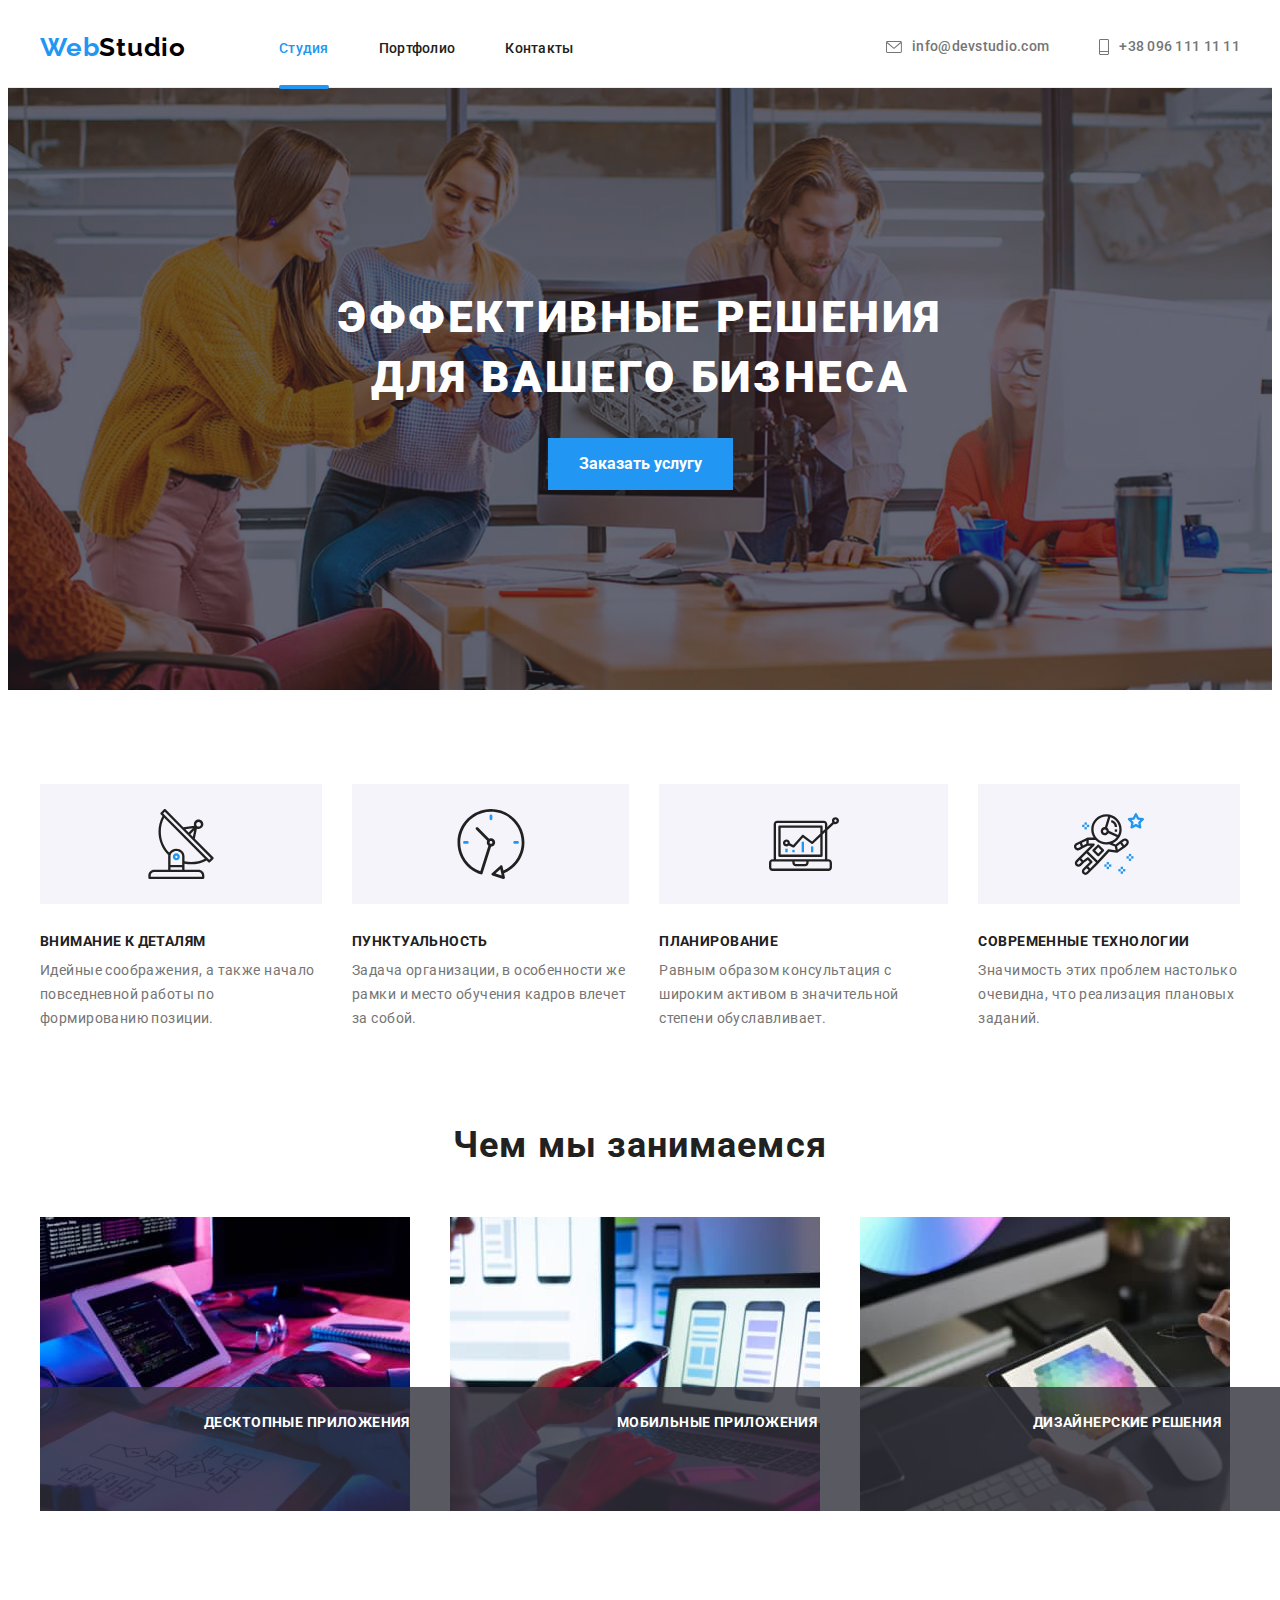
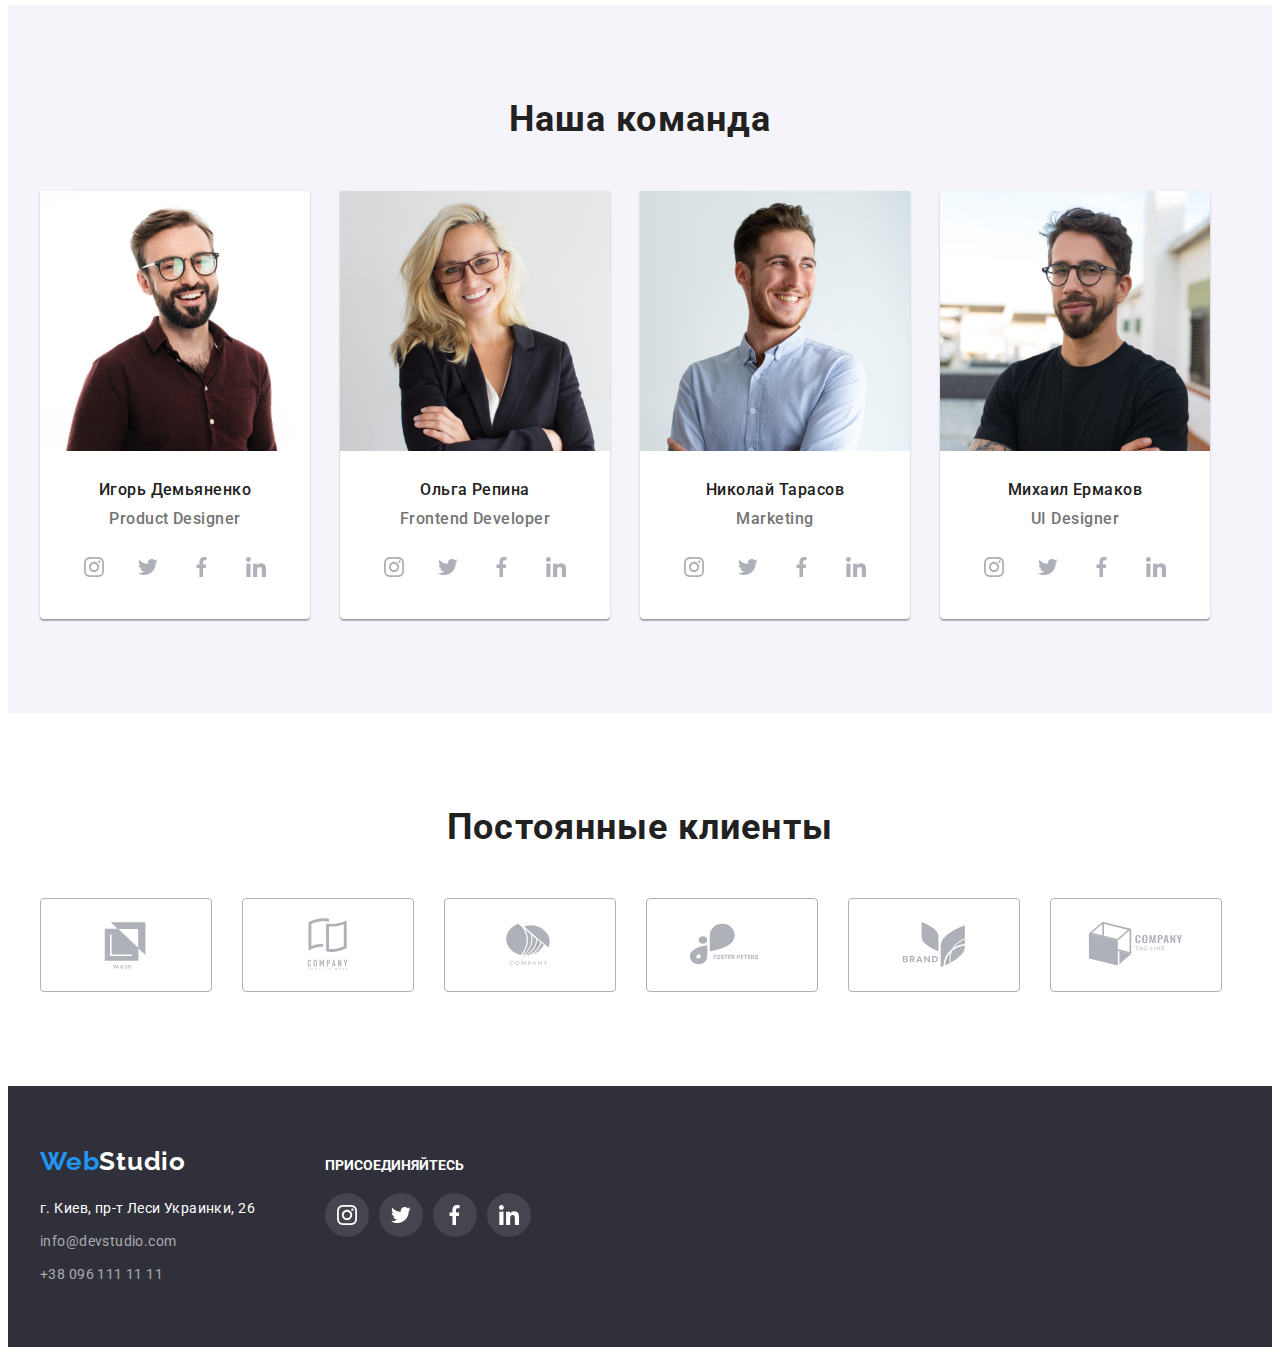
<file: index.html>
<!DOCTYPE html>
<html lang="ru">
<head>
    <meta charset="UTF-8">
    <meta http-equiv="X-UA-Compatible" content="IE=edge">
    <meta name="viewport" content="width=device-width, initial-scale=1.0">
    <title>Document</title>
    <link rel="preconnect" href="https://fonts.googleapis.com">
<link rel="preconnect" href="https://fonts.gstatic.com" crossorigin>
<link href="https://fonts.googleapis.com/css2?family=Raleway:wght@700&family=Roboto:wght@400;500;700;900&display=swap" rel="stylesheet">
<link rel="stylesheet" href="https://cdnjs.cloudflare.com/ajax/libs/modern-normalize/1.1.0/modern-normalize.min.css"
    integrity="sha512-wpPYUAdjBVSE4KJnH1VR1HeZfpl1ub8YT/NKx4PuQ5NmX2tKuGu6U/JRp5y+Y8XG2tV+wKQpNHVUX03MfMFn9Q=="
    crossorigin="anonymous" referrerpolicy="no-referrer" />
<link rel="stylesheet" href="./css/styles.css">
</head>
<body>
    <header class="header">
        <div class="container header-container">
        <nav class="navigation">
        <a class="logo" href="">Web<span class="logo-color">Studio</span></a>
    <ul class="navigation-list">
        <li class="nav-list-item">
            <a class="nav-list-link active-page current-page" href="" >Студия</a>
            
        </li>

        <li class="nav-list-item">
            <a class="nav-list-link" href="./portfolio.html">Портфолио</a>
        </li>
        <li class="nav-list-item">
            <a class="nav-list-link" href="">Контакты</a>
        </li>   
    </ul>
    </nav>
    <ul class="contact" >
        <li class="contact-navigation"> 
            
            <a class="contact-info" href="mailto:info@devstudio.com"><svg class="contact-img" width="16" height="12">
                <use class="contact-icon" href="./images2/symbol-defs.svg#icon-mail"></use>
            </svg>info@devstudio.com</a>
        </li>
        <li class="contact-navigation">
            
            <a class="contact-info" href="tel:+380961111111"><svg class="contact-img" width="10" height="16">
                <use href="./images2/symbol-defs.svg#icon-phone"></use>
            </svg>+38 096 111 11 11</a>
        </li>
    </ul>
    </div>
    </header>
    <main>
        <section class="hero">
            <div class="container hero-fone">
            <h1 class="maine-title" >Эффективные решения<br />для вашего бизнеса</h1>
           
            <button class="modal-btn" data-modal-open>Заказать услугу</button>
            
        </div>
        </section>
    <section class="section">
        <div class="container">
        <h2 class="visually-headden">Наши преимущества</h2>
<ul class="benefits-list">
    <li class="description-benefits">
        <div class="icon-content">
        <svg class="benefits-top" width="70" height="70">
        <use class="benefits-icon" href="./images2/symbol-defs.svg#icon-antenna-1"></use>
        </svg>
        </div>
        <h3 class="benefits-title">Внимание к деталям</h3>
        <p class="benefits-text">
            Идейные соображения, а также 
        начало повседневной работы по 
        формированию позиции.
    </p>
    
    </li>
       <li class="description-benefits">
        <div class="icon-content">
            <svg class="benefits-top" width="70" height="70">
                <use class="benefits-icon" href="./images2/symbol-defs.svg#icon-clock-1"></use>
            </svg>
        </div>
    <h3 class="benefits-title">Пунктуальность</h3>
    <p class="benefits-text">
        Задача организации, в особенности 
     же рамки и место обучения кадров 
     влечет за собой.
    </p>
    </li>
    <li class="description-benefits">
        <div class="icon-content">
            <svg class="benefits-top" width="70" height="70">
                <use class="benefits-icon" href="./images2/symbol-defs.svg#icon-diagram-1"></use>
            </svg>
        </div>
    <h3 class="benefits-title">Планирование</h3>
    <p class="benefits-text">
        Равным образом консультация с 
        широким активом в значительной 
        степени обуславливает.
    </p>
    </li>
<li class="description-benefits">
    <div class="icon-content">
        <svg class="benefits-top" width="70" height="70">
            <use class="benefits-icon" href="./images2/symbol-defs.svg#icon-astronaut-1"></use>
        </svg>
    </div>
    <h3 class="benefits-title">Современные технологии</h3>
    <p class="benefits-text">
        Значимость этих проблем настолько
         очевидна, что реализация плановых 
         заданий.
        </p>
    </li>
</ul>
</div>
    </section>
    <section class="section foto-section">
        <div class="container">
        <h2 class="heading">Чем мы занимаемся</h2>
        <ul class="foto">
            
            <li class="images">  
                <img src="./images2/1/1.jpg" alt="" width="370" height="294"/>
                <div class="div-description">
                <h3 class="description-images">Десктопные приложения</h3>
                </div> 
            </li>
            
            <li class="images">
                <img src="./images2/1/2.jpg" alt="" width="370" height="294" />
            <div class="div-description">
                <h3 class="description-images">Мобильные приложения</h3>
                </div> 
            </li>
            <li class="images"> 
                <img src="./images2/1/3.jpg" alt="" width="370" height="294" />
            <div class="div-description">
                <h3 class="description-images">Дизайнерские решения</h3>
            </div>
            </li>
        </ul>
        </div>
    </section>
    <section class="section-team section">
        <div class="container">
        <h2 class="heading">Наша команда</h2>
        <ul class="emloees-card">
            <div class="emloee-div">
            <li class="emloee">
                <img src="./images2/1/игорь-демьяненко.jpg" alt="" width="270" height="260" />
            
                <div class="team-text">
            <h3 class="team-card">Игорь Демьяненко</h3>
            <p class="position">Product Designer</p>
            <ul class="social-list list">
                <li class="social-list-item">
                    <a class="social-list-link" href="">
                        <svg class="social-list-icon" width="20" height="20">
                            <use href="./images2/symbol-defs.svg#icon-instagram-2-1"></use>
                        </svg>
                    </a>
                </li>
                <li class="social-list-item">
                    <a class="social-list-link" href="">
                        <svg class="social-list-icon" width="20" height="20">
                            <use href="./images2/symbol-defs.svg#icon-twiter"></use>
                        </svg>
                    </a>
                </li>
                <li class="social-list-item">
                    <a class="social-list-link" href="">
                        <svg class="social-list-icon" width="20" height="20">
                            <use href="./images2/symbol-defs.svg#icon-facebook"></use>
                        </svg>
                    </a>
                </li>
                <li class="social-list-item">
                    <a class="social-list-link" href="">
                        <svg class="social-list-icon" width="20" height="20">
                            <use href="./images2/symbol-defs.svg#icon-linkedin-1"></use>
                        </svg>
                    </a>
                </li>
            </ul>
            </div>
            
            </li>
            </div>
            <div class="emloee-div">
            <li class="emloee">
                <img src="./images2/1/ольга-репина.jpg" alt="" width="270" height="260" />
            
                <div class="team-text">
                <h3 class="team-card">Ольга Репина</h3>
                <p class="position">Frontend Developer</p>
                <ul class="social-list list">
                    <li class="social-list-item">
                    <a class="social-list-link" href="">
<svg class="social-list-icon" width="20" height="20">
    <use href="./images2/symbol-defs.svg#icon-instagram-2-1"></use>
</svg>
                    </a>
                    </li>
                    <li class="social-list-item">
                        <a class="social-list-link" href="">
<svg class="social-list-icon" width="20" height="20">
    <use href="./images2/symbol-defs.svg#icon-twiter"></use>
</svg>
                        </a>
                    </li>
                    <li class="social-list-item">
                        <a class="social-list-link" href="">
<svg class="social-list-icon" width="20" height="20">
    <use href="./images2/symbol-defs.svg#icon-facebook"></use>
</svg>
                        </a>
                    </li>
                    <li class="social-list-item">
                        <a class="social-list-link" href="">
 <svg class="social-list-icon" width="20" height="20" >
    <use href="./images2/symbol-defs.svg#icon-linkedin-1"></use>
    </svg>  
                        </a>
                    </li>
                </ul>
                </div>
                
            </li>
            </div>
            <div class="emloee-div">
            <li class="emloee">  
                <img src="./images2/1/img (2).jpg" alt="" width="270" height="260" />
            
                <div class="team-text">
                <h3 class="team-card">Николай Тарасов</h3>
                <p class="position">Marketing</p>
                <ul class="social-list list">
                    <li class="social-list-item">
                        <a class="social-list-link" href="">
                            <svg class="social-list-icon" width="20" height="20">
                                <use href="./images2/symbol-defs.svg#icon-instagram-2-1"></use>
                            </svg>
                        </a>
                    </li>
                    <li class="social-list-item">
                        <a class="social-list-link" href="">
                            <svg class="social-list-icon" width="20" height="20">
                                <use href="./images2/symbol-defs.svg#icon-twiter"></use>
                            </svg>
                        </a>
                    </li>
                    <li class="social-list-item">
                        <a class="social-list-link" href="">
                            <svg class="social-list-icon" width="20" height="20">
                                <use href="./images2/symbol-defs.svg#icon-facebook"></use>
                            </svg>
                        </a>
                    </li>
                    <li class="social-list-item">
                        <a class="social-list-link" href="">
                            <svg class="social-list-icon" width="20" height="20">
                                <use href="./images2/symbol-defs.svg#icon-linkedin-1"></use>
                            </svg>
                        </a>
                    </li>
                </ul>
                </div>
                
            </li>
        </div>
            <div class="emloee-div">
            <li class="emloee">
                <img src="./images2/1/михаил-ермаков.jpg" alt="" width="270" height="260" />
            
                <div class="team-text">
                <h3 class="team-card">Михаил Ермаков</h3>
                <p class="position">UI Designer</p>
                <ul class="social-list list">
                    <li class="social-list-item">
                        <a class="social-list-link" href="">
                            <svg class="social-list-icon" width="20" height="20">
                                <use href="./images2/symbol-defs.svg#icon-instagram-2-1"></use>
                            </svg>
                        </a>
                    </li>
                    <li class="social-list-item">
                        <a class="social-list-link" href="">
                            <svg class="social-list-icon" width="20" height="20">
                                <use href="./images2/symbol-defs.svg#icon-twiter"></use>
                            </svg>
                        </a>
                    </li>
                    <li class="social-list-item">
                        <a class="social-list-link" href="">
                            <svg class="social-list-icon" width="20" height="20">
                                <use href="./images2/symbol-defs.svg#icon-facebook"></use>
                            </svg>
                        </a>
                    </li>
                    <li class="social-list-item">
                        <a class="social-list-link" href="">
                            <svg class="social-list-icon" width="20" height="20">
                                <use href="./images2/symbol-defs.svg#icon-linkedin-1"></use>
                            </svg>
                        </a>
                    </li>
                </ul>
                </div>
                
            </li>
        </ul>
        </div>
        </div>
    </section>
    <section class="section">
        <div class="container">
            <h2 class="heading">Постоянные клиенты</h2>
            <ul class="clients">
                <li class="list-clients-icon">
        <a class="list-clients" href="">
             <svg class="icon-clients" width="106" height="60">
        <use href="./images2/symbol-defs.svg#icon-Logo"></use>
           </svg>
               </a>
                </li>

<li class="list-clients-icon">
    <a class="list-clients" href="">
        <svg class="icon-clients" width="106" height="60">
            <use href="./images2/symbol-defs.svg#icon-Logo-1"></use>
        </svg>
    </a>
</li>

<li class="list-clients-icon">
    <a class="list-clients" href="">
        <svg class="icon-clients" widht="106" height="60">
            <use href="./images2/symbol-defs.svg#icon-Logo-2"></use>
        </svg>
    </a>
</li>

<li class="list-clients-icon">
    <a class="list-clients" href="">
        <svg class="icon-clients" width="106" height="60">
            <use href="./images2/symbol-defs.svg#icon-Logo-3"></use>
        </svg>
    </a>
</li>

<li class="list-clients-icon">
    <a class="list-clients" href="">
        <svg class="icon-clients" width="106" height="60">
            <use href="./images2/symbol-defs.svg#icon-Logo-4"></use>
        </svg>
    </a>
</li>

<li class="list-clients-icon">
    <a class="list-clients" href="">
        <svg class="icon-clients" width="106" height="60">
            <use href="./images2/symbol-defs.svg#icon-Logo-5"></use>
        </svg>
    </a>
</li>

            </ul>
            
        </div>
    </section>
    </main>
    <footer class="footer-section">
        <div class="container  footer-post">
        
            
        <div class="footer-conteiner">
        <a class="logo-footer" href="">Web<span class="second-logo-color">Studio</span></a>
        <address class="adress">
            <ul>
                <li class="contact-info info-footer"><a class="contacts-map" href="https://goo.gl/maps/MUPJpb3S7HRhTDN16" target="_blank" rel="noopener noreferrer">г. Киев, пр-т Леси Украинки, 26</a></li>
                    <li class="contact-info info-footer"><a class="contacts-footer" href="mailto:info@devstudio.com">info@devstudio.com</a></li>
                    <li class="contact-info info-footer"><a class="contacts-footer" href="tel:+380961111111">+38 096 111 11 11</a></li>
            </ul>

        </address>
        </div>
       

        <div class="social-list-company">
            <h4 class="footer-title">ПРИСОЕДИНЯЙТЕСЬ</h4>
           
            <ul class="social-list list">
                <li class="social-list-footer">
                    <a class="social-list-link-company" href="">
                        <svg class="social-list-icon-footer" width="20" height="20">
                            <use href="./images2/symbol-defs.svg#icon-instagram-2-1"></use>
                        </svg>
                    </a>
                </li>
                <li class="social-list-footer">
                    <a class="social-list-link-company" href="">
                        <svg class="social-list-icon-footer" width="20" height="20">
                            <use href="./images2/symbol-defs.svg#icon-twiter"></use>
                        </svg>
                    </a>
                </li>
                <li class="social-list-footer">
                    <a class="social-list-link-company" href="">
                        <svg class="social-list-icon-footer" width="20" height="20">
                            <use href="./images2/symbol-defs.svg#icon-facebook"></use>
                        </svg>
                    </a>
                </li>
                <li class="social-list-footer">
                    <a class="social-list-link-company" href="">
                        <svg class="social-list-icon-footer" width="20" height="20">
                            <use href="./images2/symbol-defs.svg#icon-linkedin-1"></use>
                        </svg>
                    </a>
                </li>
            </ul>
        </div>
       
        </div>
    </footer>
    <div class="backdrop is-hidden" data-modal>
        <div class="modal">
            <button type="button" class="moda-close-btn" data-modal-close>
                <svg class="modal-close-icon" width="11" height="11">
                    <use href="./images2/symbol-defs.svg#close-icon"></use>
                </svg>
            </button>
        </div>
    </div>
    <script src="./js/modal.js"></script>
</body> 
</html>
</file>
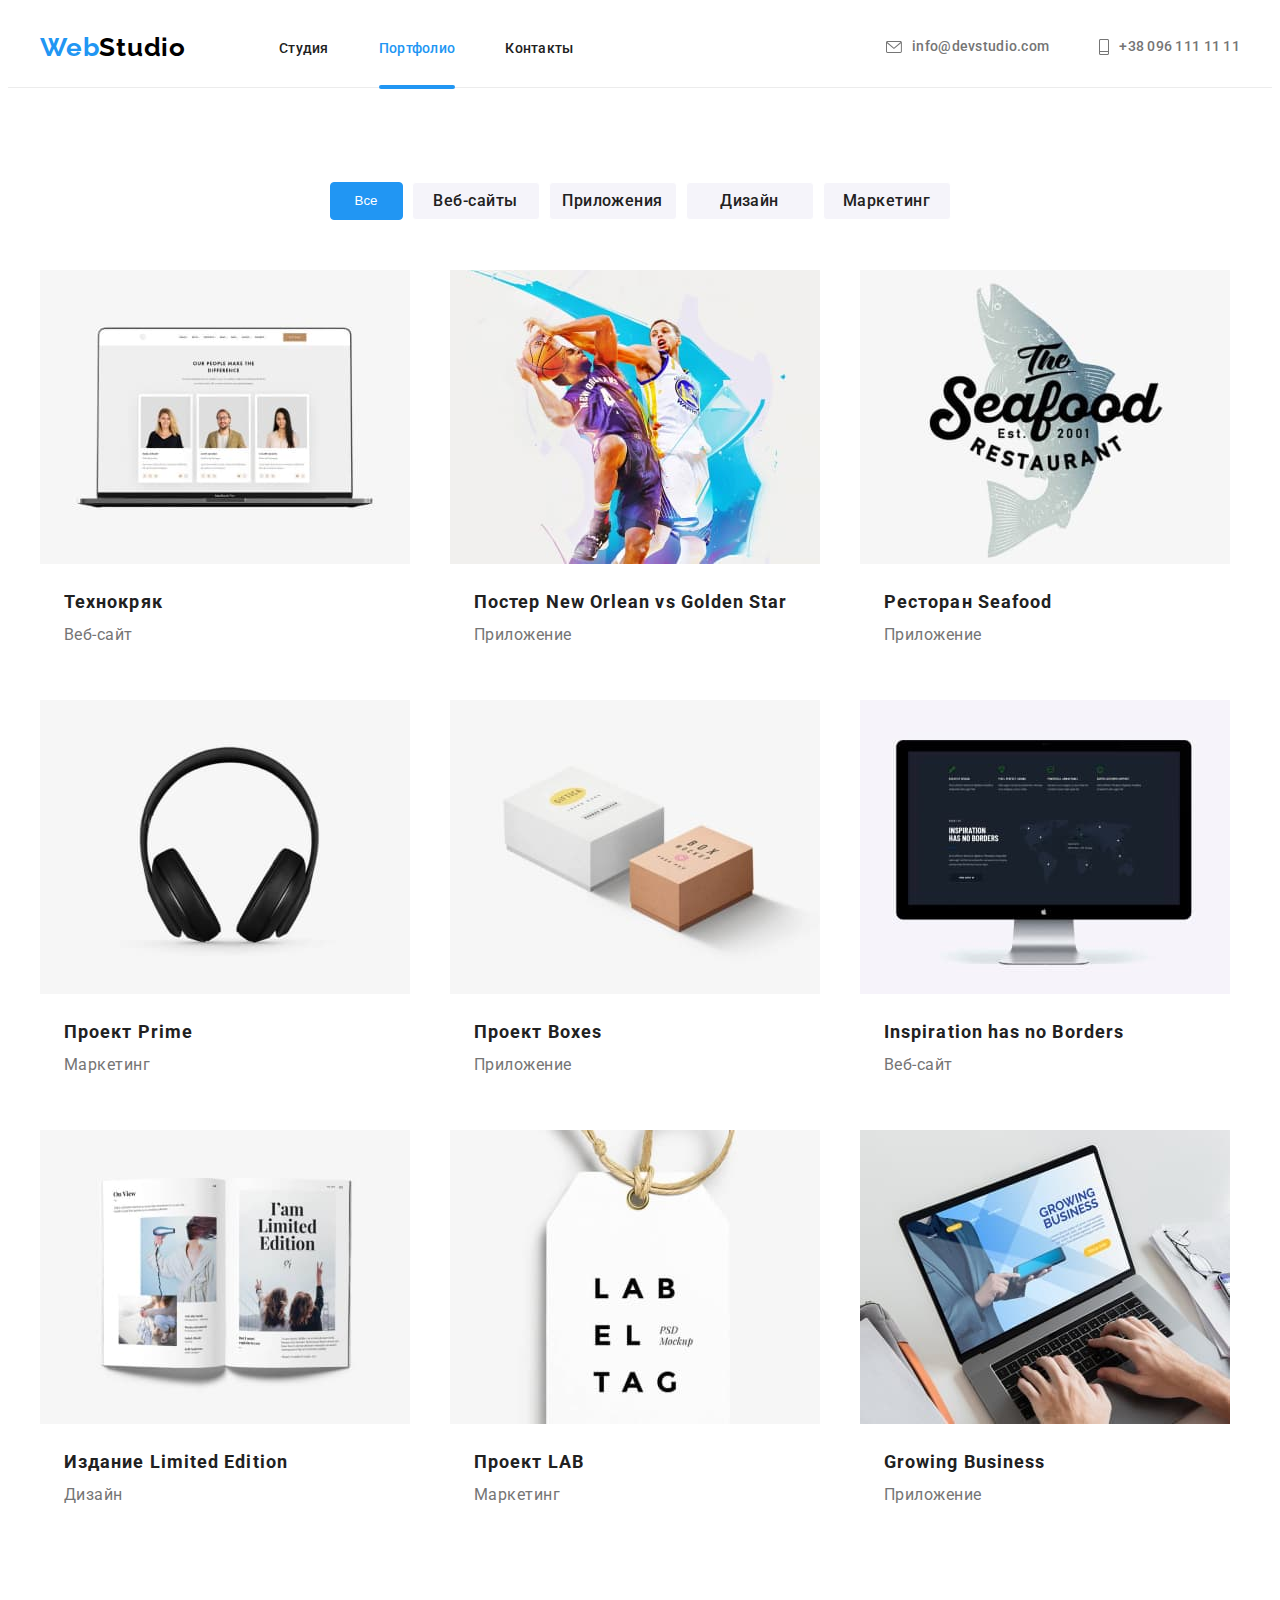
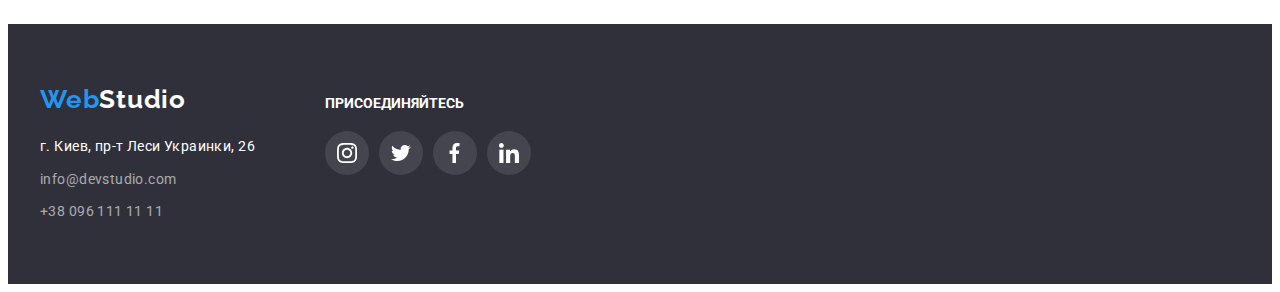
<file: portfolio.html>
<!DOCTYPE html>
<html lang="en">
<head>
    <meta charset="UTF-8">
    <meta http-equiv="X-UA-Compatible" content="IE=edge">
    <meta name="viewport" content="width=device-width, initial-scale=1.0">
    <title>Document</title>
    <link rel="preconnect" href="https://fonts.googleapis.com">
    <link rel="preconnect" href="https://fonts.gstatic.com" crossorigin>
    <link href="https://fonts.googleapis.com/css2?family=Raleway:wght@700&family=Roboto:wght@400;500;700;900&display=swap"
        rel="stylesheet">
        <link rel="stylesheet" href="https://cdnjs.cloudflare.com/ajax/libs/modern-normalize/1.1.0/modern-normalize.min.css"
            integrity="sha512-wpPYUAdjBVSE4KJnH1VR1HeZfpl1ub8YT/NKx4PuQ5NmX2tKuGu6U/JRp5y+Y8XG2tV+wKQpNHVUX03MfMFn9Q=="
            crossorigin="anonymous" referrerpolicy="no-referrer" />
        <link rel="stylesheet" href="./css/styles.css">
</head>
<body>
    
    <header class="header">
        <div class="container header-container">
            <nav class="navigation">
                <a class="logo" href="">Web<span class="logo-color">Studio</span></a>
                <ul class="navigation-list">
                    <li class="nav-list-item">
                    <a class="nav-list-link" href="./index.html">Студия</a>
                </li>
                <li class="nav-list-item">
                    <a class="nav-list-link active-page current-page" href="">Портфолио</a>
                </li>

                <li class="nav-list-item">
                    <a class="nav-list-link" href="">Контакты</a>
                </li>
                </ul>
                </nav>
                <ul class="contact">
                    <li class="contact-navigation">
                    <a class="contact-info" href="mailto:info@devstudio.com"><svg class="contact-img" width="16" height="12">
                            <use class="contact-icon" href="./images2/symbol-defs.svg#icon-mail"></use>
                        </svg>info@devstudio.com</a>
                    </li>
                    <li class="contact-navigation">
                    
                        <a class="contact-info" href="tel:+380961111111"><svg class="contact-img" width="10" height="16">
                                <use href="./images2/symbol-defs.svg#icon-phone"></use>
                            </svg>+38 096 111 11 11</a>
                    </li>
                </ul>
                </div>
                </header>
    <main>
        <section class="section">
            <div class="container">
            <h1 class="visually-headden">List of Progects</h1>
            <ul class="btn-conteiner">
            <li class="btn-class"><button class="modal-btn-whithe-one">Все</button></li>
            <li class="btn-class"><button class="modal-btn-whithe">Веб-сайты</button></li>
            <li class="btn-class"><button class="modal-btn-whithe">Приложения</button></li>
            <li class="btn-class"><button class="modal-btn-whithe">Дизайн</button></li>
            <li class="btn-class"><button class="modal-btn-whithe">Маркетинг</button></li>
            </ul>
    
                <ul class="projects-list">
                    <li class="list-items">
                        <a class="hover-icon" href="">
                            <div class="team-list-item-wrapper">
                        <img src="./images2/techno.jpg" alt="" width="370" height="294" />
                <p class="overlay">
                    Ресурс предлагает комплексные предложения с разным уровнем функционала и сервисов. Все это позволит посетителю
                    получить
                    исчерпывающие сведения<br /> о компании или частном лице.
                </p>
                </div>
                        <div class="progects-content-wrapper">
                        <h2 class="progects-names">Технокряк</h2>
                        <p class="icon-description">Веб-сайт</p>
                        </div>
                        
                        </a>
                    </li>
                    <li class="list-items">
                        <a class="hover-icon" href="">
                            <div class="team-list-item-wrapper">
                            <img src="./images2/poster.jpg" alt="" width="370" height="294" />
                <p class="overlay">
                    Ресурс предлагает комплексные предложения с разным уровнем функционала и сервисов. Все это позволит посетителю
                    получить
                    исчерпывающие сведения<br /> о компании или частном лице.
                </p>

                            </div>
                            <div class="progects-content-wrapper">
                        <h2 class="progects-names">Постер New Orlean vs Golden Star</h2>
                        <p class="icon-description">Приложение</p>
                        </div>
                        </a>
                    </li>
                    <li class="list-items">
                        <a class="hover-icon" href="">
                            <div class="team-list-item-wrapper">
                                <img src="./images2/seafood.jpg" alt="" width="370" height="294" />
            <p class="overlay">
                Ресурс предлагает комплексные предложения с разным уровнем функционала и сервисов. Все это позволит посетителю
                получить
                исчерпывающие сведения<br /> о компании или частном лице.
            </p>     
            </div>
                                <div class="progects-content-wrapper">
                        <h2 class="progects-names">Ресторан Seafood</h2>
                        <p class="icon-description">Приложение</p>
                        </div>
                        </a>
                    </li>
                    <li class="list-items">
                        <a class="hover-icon" href="">
                            <div class="team-list-item-wrapper">
                        <img src="./images2/prime.jpg" alt="" width="370" height="294" />
               
            <p class="overlay">
                Ресурс предлагает комплексные предложения с разным уровнем функционала и сервисов. Все это позволит посетителю
                получить
                исчерпывающие сведения<br /> о компании или частном лице.
            </p>
            </div>
                        <div class="progects-content-wrapper">
                        <h2 class="progects-names">Проект Prime</h2>
                        <p class="icon-description">Маркетинг</p>
                        </div>
                        </a>
                    </li>
                    <li class="list-items">
                        <a class="hover-icon" href="">
                            <div class="team-list-item-wrapper">
                        <img src="./images2/boxes.jpg" alt="" width="370" height="294" />    
                <p class="overlay">
                    Ресурс предлагает комплексные предложения с разным уровнем функционала и сервисов. Все это позволит посетителю
                    получить
                    исчерпывающие сведения<br /> о компании или частном лице.
                </p>
                </div>
                        <div class="progects-content-wrapper">
                        <h2 class="progects-names">Проект Boxes</h2>
                        <p class="icon-description">Приложение</p>
                        </div>
                        </a>
                    </li>
                    <li class="list-items">
                        <a class="hover-icon" href="">
                            <div class="team-list-item-wrapper">
                        <img src="./images2/inspiration-has-no-borders.jpg" alt="" width="370" height="294" />
                    <p class="overlay">
                        Ресурс предлагает комплексные предложения с разным уровнем функционала и сервисов. Все это позволит посетителю
                        получить
                        исчерпывающие сведения<br /> о компании или частном лице.
                    </p> 
                    </div>
                        <div class="progects-content-wrapper">
                        <h2 class="progects-names">Inspiration has no Borders</h2>
                        <p class="icon-description">Веб-сайт</p>
                        </div>
                        </a>
                    </li>
                    <li class="list-items">
                        <a class="hover-icon" href="">
                            <div class="team-list-item-wrapper">
                        <img src="./images2/imited-edition.jpg" alt="" width="370" height="294" />
                <p class="overlay">
                    Ресурс предлагает комплексные предложения с разным уровнем функционала и сервисов. Все это позволит посетителю
                    получить
                    исчерпывающие сведения<br /> о компании или частном лице.
                </p>
                </div>
                        <div class="progects-content-wrapper">
                        <h2 class="progects-names">Издание Limited Edition</h2>
                        <p class="icon-description">Дизайн</p>
                        </div>
                        </a>
                    </li>
                    <li class="list-items">
                        <a class="hover-icon" href="">
                            <div class="team-list-item-wrapper">
                        <img src="./images2/lab.jpg" alt="" width="370" height="294" />
                    <p class="overlay">
                        Ресурс предлагает комплексные предложения с разным уровнем функционала и сервисов. Все это позволит посетителю
                        получить
                        исчерпывающие сведения<br /> о компании или частном лице.
                    </p>
                    </div>
                        <div class="progects-content-wrapper">
                        <h2 class="progects-names">Проект LAB</h2>
                        <p class="icon-description">Маркетинг</p>
                        </div>
                        </a>
                    </li>
                    <li class="list-items">
                        <a class="hover-icon" href="">
                            <div class="team-list-item-wrapper">
                        <img src="./images2/growing-business.jpg" alt="" width="370" height="294" />
                    <p class="overlay">
                        Ресурс предлагает комплексные предложения с разным уровнем функционала и сервисов. Все это позволит посетителю
                        получить
                        исчерпывающие сведения<br /> о компании или частном лице.
                    </p>
                    </div>
                        <div class="progects-content-wrapper">
                        <h2 class="progects-names">Growing Business</h2>
                        <p class="icon-description">Приложение</p>
                        </div>
                    </a>
                    </li>
                </ul>
                </div>
        </section>
        </main>
        <footer class="footer-section">
            <div class="container  footer-post">
        
        
                <div class="footer-conteiner">
                    <a class="logo-footer" href="">Web<span class="second-logo-color">Studio</span></a>
                    <address class="adress">
                        <ul>
                            <li class="contact-info"><a class="contacts-map" href="https://goo.gl/maps/MUPJpb3S7HRhTDN16"
                                    target="_blank" rel="noopener noreferrer">г. Киев, пр-т Леси Украинки, 26</a></li>
                            <li class="contact-info"><a class="contacts-footer"
                                    href="mailto:info@devstudio.com">info@devstudio.com</a></li>
                            <li class="contact-info"><a class="contacts-footer" href="tel:+380961111111">+38 096 111 11 11</a>
                            </li>
                        </ul>
        
                    </address>
                </div>
        
        
                <div class="social-list-company">
                    <h4 class="footer-title">ПРИСОЕДИНЯЙТЕСЬ</h4>
        
                    <ul class="social-list list">
                        <li class="social-list-footer">
                            <a class="social-list-link-company" href="">
                                <svg class="social-list-icon-footer" width="20" height="20">
                                    <use href="./images2/symbol-defs.svg#icon-instagram-2-1"></use>
                                </svg>
                            </a>
                        </li>
                        <li class="social-list-footer">
                            <a class="social-list-link-company" href="">
                                <svg class="social-list-icon-footer" width="20" height="20">
                                    <use href="./images2/symbol-defs.svg#icon-twiter"></use>
                                </svg>
                            </a>
                        </li>
                        <li class="social-list-footer">
                            <a class="social-list-link-company" href="">
                                <svg class="social-list-icon-footer" width="20" height="20">
                                    <use href="./images2/symbol-defs.svg#icon-facebook"></use>
                                </svg>
                            </a>
                        </li>
                        <li class="social-list-footer">
                            <a class="social-list-link-company" href="">
                                <svg class="social-list-icon-footer" width="20" height="20">
                                    <use href="./images2/symbol-defs.svg#icon-linkedin-1"></use>
                                </svg>
                            </a>
                        </li>
                    </ul>
                </div>
        
            </div>
        </footer>
        </body>
        
        </html>
</file>
<file: css/styles.css>
:root {
  --primary-font-family: "Roboto", sans-serif;
  --secondary-font-family: "Raleway", sans-serif;
  --accent-color: #2196f3;
  --primari-text-color-theme-ligth: #212121;
  --secondary-text-color-theme-light: #757575;
}
body {
  font-family: var(--primary-font-family);
}
h1,
h2,
h3,
h4,
p {
  margin: 0;
}
ul,
ol {
  margin-top: 0;
  margin-bottom: 0;
  padding-left: 0;
}
img {
  max-width: 100%;
  height: auto;
  display: block;
}
ul,
ol {
  list-style: none;
}
a {
  text-decoration: none;
}
.container {
  width: 1200px;
  padding-left: 15px;
  padding-right: 15px;
  margin: 0 auto;
}
.navigation-list {
  margin-left: 93px;
}

.nav-list-item:not(:last-child) {
  margin-right: 50px;
}

.logo {
  font-family: "Raleway", sans-serif;
  font-weight: 700;
  font-size: 26px;
  line-height: 1.19;

  letter-spacing: 0.03em;

  color: #2196f3;
}
.logo-color {
  color: #000000;
}
.nav-list-link {
  font-weight: 500;
  font-size: 14px;
  line-height: 1.14;
  letter-spacing: 0.02em;
  transition: color 250ms cubic-bezier(0.4, 0, 0.2, 1);

  color: #212121;
}
.header-container {
  display: flex;
  align-items: center;
  justify-content: space-between;
}

.header {
  border-bottom: 1px solid #ececec;
  padding-top: 24px;
  padding-bottom: 24px;
}
.contact-navigation:not(:nth-child(1)){
  
  margin-left: 50px;
}
.navigation {
  align-items: center;
  display: flex;
}

.navigation-list {
  display: flex;
  
}

.contact {
  display: flex;
}
.contact-img{
  margin-right: 10px;
}

.navigation-list :hover,
.navigation-list :focus {
  color: var(--accent-color);
}
.contact-img{
  fill: var(--secondary-text-color-theme-light);
}
.active-page {
  color: var(--accent-color);
}


.nav-list-item {
  position: relative;
  color: var(--accent-color);
}
.current-page::after {
  position: absolute;
  content: "";
  left: 0;
  bottom: -32px;
  display: block;
  width: 100%;
  height: 4px;
  border-radius: 2px;
  background-color: var(--accent-color);
}
.contact-info {
  font-weight: 500;
  font-size: 14px;
  line-height: 1.14;
  letter-spacing: 0.02em;

  color: var(--secondary-text-color-theme-light);
}
.contact-info {
  display: flex;
  align-items: center;
  transition: color 250ms cubic-bezier(0.4, 0, 0.2, 1);
}

.contact :hover,
.contact :focus {
  color: var(--accent-color);
}

.contact-img{
  fill: currentColor;
}
.contact-info :hover,
.contact-info :focus {
  color: var(--accent-color);
}
.hero {
  
  font-weight: 900;
  font-size: 44px;
  line-height: 1.36;
  /* or 136% */

  text-align: center;
  letter-spacing: 0.06em;
  text-transform: uppercase;

  color: #ffffff;
  background: #2f303a;
}

.maine-title {
  font-weight: 900;
  font-size: 44px;
  line-height: 1.36;

  text-align: center;
  letter-spacing: 0.06em;
  text-transform: uppercase;

  color: #ffffff;
}

.hero {
  
 padding: 200px 0;
  background: #2f303a;
}
.hero {
  max-width: 1600px;
  margin: 0 auto;
  background-position: center;
  background-repeat: no-repeat;
  background-image: linear-gradient(rgba(47, 48, 58, 0.4),
   rgba(47, 48, 58, 0.4)), url("../images2/hero/Img\ \(2\).jpg");
  background-size: cover;
  background-color: #E5E5E5;
}
.modal-btn {
  margin-top: 30px;
  min-width: 200;
  padding: 10px 30px;
  border: 1px solid var(--accent-color);
  font-family: var(--primary-font-family);
  font-weight: 700;
  font-size: 16px;
  line-height: 1.87;
  cursor: pointer;

  color: #ffffff;
  background: var(--accent-color);
}

.icon-content {
  
  height: 120px;
  background-color: #F5F4FA;
  display: flex;
  align-items: center;
  justify-content: center;
  margin-bottom: 30px;
}
.description-benefits:not(:last-child) {
margin-right: 30px;
}

.benefits-title {
  margin-bottom: 10px;
  font-weight: 700;
  font-size: 14px;
  line-height: 1.14;
  letter-spacing: 0.03em;
  text-transform: uppercase;

  color: var(--primari-text-color-theme-ligth);
}
.benefits-top {
  display: flex;
  align-items: center;
  justify-content: center;
  
}

.benefits-text {
flex-basis: calc(100%-120px)/4);
  font-weight: 400;
  font-size: 14px;
  line-height: 1.71;
  /* or 171% */

  letter-spacing: 0.03em;

  color: var(--secondary-text-color-theme-light);
}

.section {
  padding: 94px 0;
}
.benefits-list {
  display: flex;
}
.foto {
  display: flex;
}
.foto-section {
  position: relative;
  padding-top: 0;
}


.images:not(:nth-child(3)) {
  margin-right: 30px;
}

.images {
flex-basis: calc((100% - 60px) / 3);
}
.heading {
  margin-bottom: 50px;
  font-weight: 700;
  font-size: 36px;
  line-height: 1.16;
  text-align: center;
  letter-spacing: 0.03em;

  color: var(--primari-text-color-theme-ligth);
}
.visually-headden{
  position: absolute;
  width: 1px;
  height: 1px;
  margin: -1px;
  border: 0;
  padding: 0;
  white-space: nowrap;
  clip-path: inset(100%);
  clip: rect(0 0 0 0);
  overflow: hidden;

}

.description-images {
font-family: var(--primary-font-family)
font-weight: 700;
font-size: 14px;
line-height: 16px;
text-align: center;
letter-spacing: 0.03em;
text-transform: uppercase;
color: #FFFFFF;

}
.images {
  position: relative;
}

.div-description {
position: absolute;
padding: 27px 82px;
width: 370px;
height: 70px;
left: 0px;
bottom: 0px;

background: rgba(47, 48, 58, 0.8);
}

.emloees-card {
  display: flex;
  justify-content: space-between;
}
.emloee:not(:nth-child(4)) {
  margin-right: 30px;
}
.emloee {
  flex-basis: calc((100% - 90px) / 4);
}
.emloee {
  background-color: #FFFFFF;
  box-shadow: 0px 1px 3px rgba(0, 0, 0, 0.12), 0px 1px 1px rgba(0, 0, 0, 0.14), 0px 2px 1px rgba(0, 0, 0, 0.2);
border-radius: 0px 0px 4px 4px;
}
.team-card {
  font-weight: 500;
  font-size: 16px;
  line-height: 1.18;

  text-align: center;
  letter-spacing: 0.03em;
  margin-bottom: 10px;

  color: var(--primari-text-color-theme-ligth);
}

.position {
  font-weight: 500;
  font-size: 16px;
  line-height: 1.18;

  text-align: center;
  letter-spacing: 0.03em;

  color: var(--secondary-text-color-theme-light);
  margin-bottom: 16px;
}

.section-team {
  background: #f5f4fa;
}
.team-text{
  padding: 30px 0;
}
.social-list-link{
  display: flex;
  align-items: center;
  justify-content: center;
  width: 44px;
  height: 44px;
  border-radius: 50%;
  transition: background-color 250ms cubic-bezier(0.4, 0, 0.2, 1);

}
.social-list-icon {
fill: #AFB1B8;
transition: fill 250ms cubic-bezier(0.4, 0, 0.2, 1);

}


.social-list-link:hover, 
.social-list-link:focus {
  background-color: var(--accent-color);
fill: #FFFFFF;
}

.social-list-link:hover .social-list-icon,
.social-list-link:focus .social-list-icon 

{
  fill: #FFFFFF
}

.social-list{
  display: flex;
  justify-content: space-between;
}

.team-text {
  padding: 30px 32px;
}

.list-clients {
  display: flex;
  align-items: center;
  justify-content: center;
  width: 170px;
  height: 92px;
  border: 1px solid #AFB1B8;
  border-radius: 4px;
}
  .clients {
    display: flex;
  }

.list-clients-icon:not(:nth-child(6)) {
  margin-right: 30px;
}
.list-clients-icon {
  flex-basis: calc((100% - 180px) / 6);
}
.list-clients {
  fill: #AFB1B8;
  transition: border-color 250ms cubic-bezier(0.4, 0, 0.2, 1);
}
.icon-clients {
  fill: #AFB1B8;
  transition: fill 250ms cubic-bezier(0.4, 0, 0.2, 1);
}


.list-clients:hover,
.list-clients:focus {
  border-color: var(--accent-color);
  
  fill: var(--accent-color);
}
.list-clients:hover .icon-clients,
.list-clients:focus .icon-clients {
  fill: var(--accent-color);
}
.footer-section {
  padding: 60px 0;
  background: #2f303a;
}
.logo-footer {
  font-family: "Raleway", sans-serif;
  font-weight: 700;
  font-size: 26px;
  line-height: 1.19;

  letter-spacing: 0.03em;

  color: #2196f3;
}
.second-logo-color {
  color: #ffffff;
}
.adress {
  margin-top: 20px;
}
.contacts-footer {
  font-style: normal;
  font-weight: 400;
  font-size: 14px;
  line-height: 1.71;

  letter-spacing: 0.03em;

  color: rgba(255, 255, 255, 0.6);
   transition: color 250ms cubic-bezier(0.4, 0, 0.2, 1);
}
.footer-title {
  margin-bottom: 20px;
}

.contacts-map {
  font-style: normal;
  font-weight: 400;
  font-size: 14px;
  line-height: 1.71;

  letter-spacing: 0.03em;

  color: #ffffff;
   transition: color 250ms cubic-bezier(0.4, 0, 0.2, 1);
}
.contact-info:not(:nth-child(1)){
  margin-top: 9px;
}

.footer-title{
font-family: var(--primary-font-family);
font-style: normal;
font-weight: 700;
font-size: 14px;


color: #FFFFFF;
}
.footer-main-info {
  display: flex;
}
.social-list-company {

align-items: center;
}

.footer-post {
  display: flex;
  align-items: baseline;
}
.footer-conteiner {
  margin-right: 70px;
}
.social-list-company {
  min-width: 206px;
}
.social-list-icon-footer {
  fill: white;
}
 .social-list-link-company {
  display: flex;
  align-items: center;
  justify-content: center;
  width: 44px;
  height: 44px;
  background-color: rgba(255, 255, 255, 0.1);;
  border-radius: 50%;
transition: background-color 250ms cubic-bezier(0.4, 0, 0.2, 1);
}


.social-list-footer :hover,
.social-list-footer :focus {
  background-color: var(--accent-color);
  fill: #FFFFFF;
}



.footer-post {
  display: flex;
}
.social-list-link-company {
  display: flex;
  align-items: center;
  justify-content: center;
  width: 44px;
  height: 44px;
  border-radius: 50%;
}

.modal-btn-whithe {
  width: 128px;
  height: 38px;
  font-family: var(--primary-font-family);
  font-weight: 500;
  font-size: 16px;
  line-height: 1.62;
  cursor: pointer;
  background: #F5F4FA;
  border-radius: 4px;
  border: 1px solid #ffffff;

  text-align: center;
  letter-spacing: 0.03em;

  color: #212121;
  transition: background 250ms cubic-bezier(0.4, 0, 0.2, 1), border-color 250ms cubic-bezier(0.4, 0, 0.2, 1), box-shadow 250ms cubic-bezier(0.4, 0, 0.2, 1), color 250ms cubic-bezier(0.4, 0, 0.2, 1);
}

.modal-btn-whithe-one {
  width: 73px;
  height: 38px;
  border: 1px solid var(--accent-color);
  color: #ffffff;
  background-color: var(--accent-color);
  border-radius: 4px;
  transition: box-shadow 250ms cubic-bezier(0.4, 0, 0.2, 1);
}

.btn-conteiner {
  display: flex;
  justify-content: center;
  margin-bottom: 50px;
}
.btn-class:not(:nth-child(5)) {
  margin-right: 9px;
}

.modal-btn-whithe:hover,
.modal-btn-whithe:focus {
  background: #2196f3;
  border-color: var(--accent-color);
  box-shadow: white;
}
.modal-btn-whithe:hover,
.modal-btn-whithe:focus {
  color: #ffffff;
  
}
.projects-list {
  display: flex;
  flex-wrap: wrap;
}

.projects-list{

  margin-left: -30px;
  margin-top: -30px;
}
.list-items {
  flex-basis: calc((100% - 90px) / 3);
  margin-left: 30px;
  margin-top: 30px;
}
.hover-icon{position: relative;
  display: block;
}
.progects-names {
  font-weight: 700;
  font-size: 18px;
  line-height: 2;
  /* identical to box height, or 200% */

  letter-spacing: 0.06em;

  color: #212121;
}
.icon-description {
  font-weight: normal;
  font-size: 16px;
  line-height: 1.87;

  letter-spacing: 0.03em;

  color: #757575;
}
.progects-content-wrapper {
  padding: 20px 24px;
}

.team-list-item-wrapper {
  position: relative;
  overflow: hidden;
}

.overlay {
  top: 0;
  left: 0;
  height: 100%;
  width: 100%;
position: absolute;
color: #ffffff;
font-family: var(--primary-font-family);
font-style: normal;
font-weight: 400;
font-size: 18px;
line-height: 28px;

letter-spacing: 0.03em;
  background-color: rgba(33, 150, 243, 0.9);
  padding: 63px 24px;
  overflow: auto;
  align-items: center;
  transform: translateY(100%);
  transition: transform 250ms cubic-bezier(0.4, 0, 0.2, 1);
}
.hover-icon:hover .overlay,
.hover-icon:hover .overlay {
  transform: translateY(0%);
}

.main-section {
  margin-bottom: 94px;
}
.hover-icon {
  display: block;
  transition: box-shadow 250ms cubic-bezier(0.4, 0, 0.2, 1);
}
.hover-icon:hover,
.hover-icon:focus {
  box-shadow: 0px 1px 1px rgba(0, 0, 0, 0.12), 0px 4px 4px rgba(0, 0, 0, 0.06), 1px 4px 6px rgba(0, 0, 0, 0.16);
}

.btn-class :hover,
.btn-class :focus {
  box-shadow: 0px 3px 1px rgba(0, 0, 0, 0.1), 0px 1px 2px rgba(0, 0, 0, 0.08), 0px 2px 2px rgba(0, 0, 0, 0.12);
}

.backdrop {
  position: fixed;
  top: 0;
  left: 0;
  width: 100vw;
  height: 100vh;
  background-color: rgba(0, 0, 0, 0.2);
  transition: opacity 250ms cubic-bezier(0.4, 0, 0.2, 1), visibility 250ms cubic-bezier(0.4, 0, 0.2, 1);
}
.backdrop.is-hidden {
  opacity: 0;
  visibility: hidden;
  pointer-events: none;

}
.modal {
  position: absolute;
  top: 50%;
  left: 50%;
  transform: translate(-50%, -50%);
  width: 528px;
  height: 581px;
  background-color: white;
}
.moda-close-btn {
  position: absolute;
  top: 8px;
  right: 8px;
  display: flex;
  justify-content: center;
  align-items: center;
width: 30px;
height: 30px;
border-radius: 50%;
border: 1px solid rgba(0, 0, 0, 0.1);
background-color: #FFFFFF;
padding: 0;
cursor: pointer;
}
</file>
